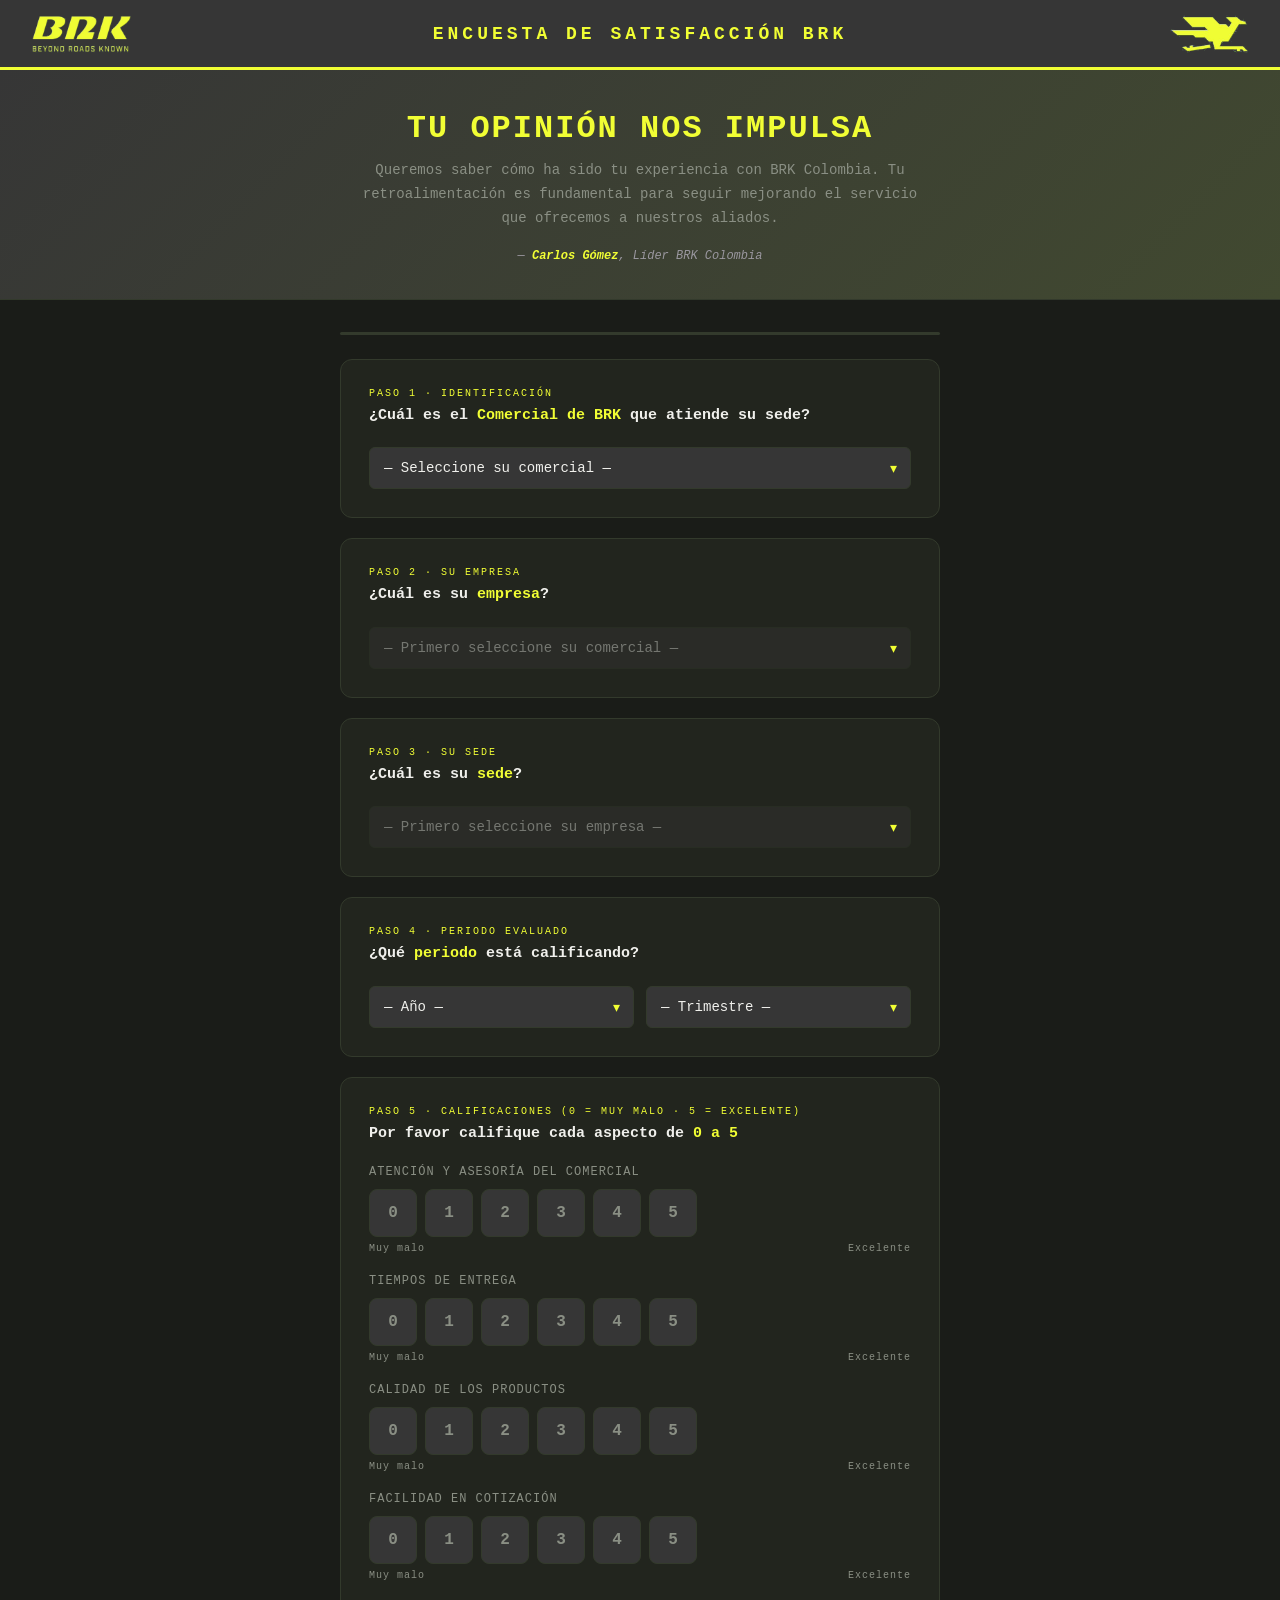
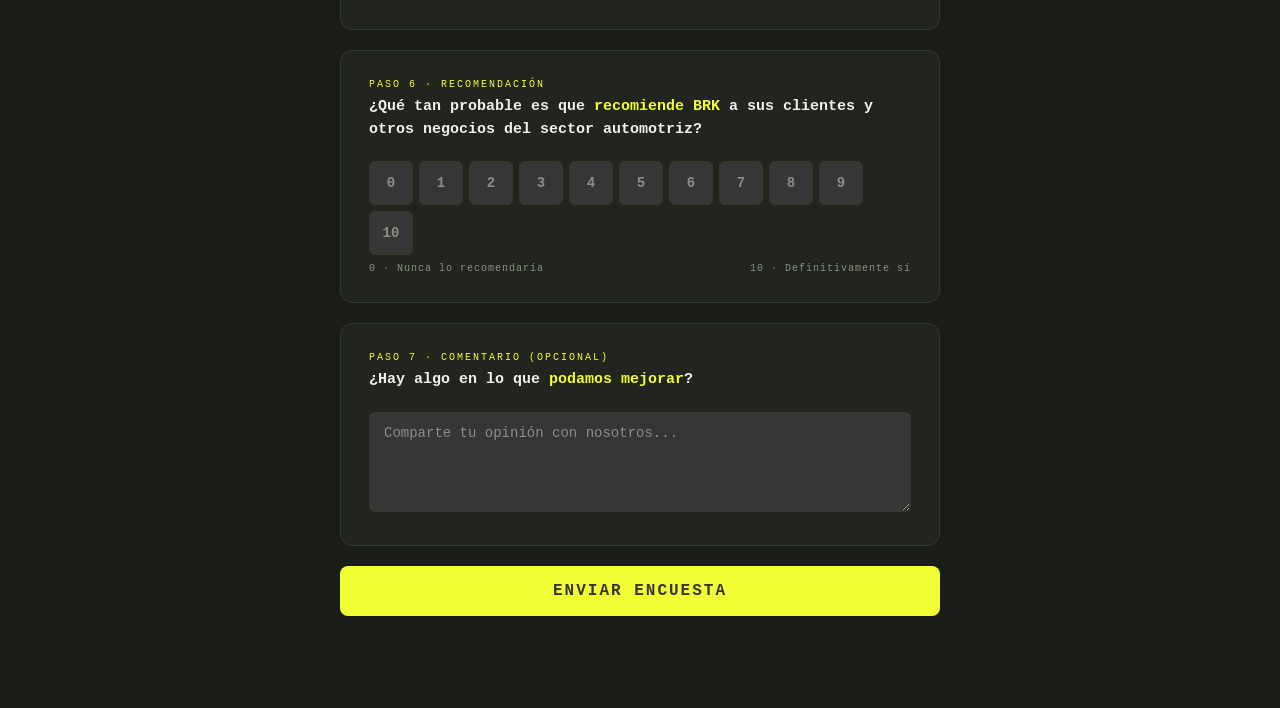
<file: nps.html>
<!DOCTYPE html>
<html lang="es">
<head>
<meta charset="UTF-8">
<meta name="viewport" content="width=device-width, initial-scale=1.0">
<meta name="robots" content="noindex, nofollow">
<title>Encuesta de Satisfacción · BRK Colombia</title>
<meta property="og:title" content="Encuesta de Satisfacción · BRK Colombia">
<meta property="og:description" content="Queremos saber cómo ha sido tu experiencia con BRK Colombia. Tu retroalimentación es fundamental para seguir mejorando el servicio que ofrecemos a nuestros aliados. — Carlos Gómez, Líder BRK Colombia">
<meta property="og:image" content="https://brkdashboard.vercel.app/logos/og_banner.jpg">
<meta property="og:image:width" content="1200">
<meta property="og:image:height" content="630">
<meta property="og:url" content="https://brkdashboard.vercel.app/nps.html">
<meta property="og:type" content="website">
<meta name="twitter:card" content="summary_large_image">
<style>
  :root {
    --neon: #F1FE34;
    --forest: #414930;
    --ash: #363636;
    --dust: #596B63;
    --silver: #9A979F;
    --bg: #1a1c18;
    --card: #22251e;
    --border: #333a2c;
    --text: #f0f0ec;
    --text-dim: #8a8f84;
  }
  * { box-sizing: border-box; margin: 0; padding: 0; }
  body {
    background: var(--bg);
    color: var(--text);
    font-family: 'Courier New', monospace;
    min-height: 100vh;
    padding: 0 0 60px;
  }

  /* HEADER */
  header {
    background: var(--ash);
    border-bottom: 3px solid var(--neon);
    padding: 0 32px;
    height: 70px;
    display: grid;
    grid-template-columns: 1fr auto 1fr;
    align-items: center;
  }
  header .logo-left { display: flex; align-items: center; }
  header .logo-left img { height: 38px; }
  header .titulo-centro {
    font-size: clamp(13px, 2vw, 18px);
    font-weight: 700;
    letter-spacing: 4px;
    text-transform: uppercase;
    color: var(--neon);
    text-align: center;
    white-space: nowrap;
  }
  header .logo-right { display: flex; align-items: center; justify-content: flex-end; }
  header .logo-right img { height: 38px; }

  @media (max-width: 480px) {
    header { padding: 0 12px; height: 56px; }
    header .titulo-centro { font-size: 11px; letter-spacing: 2px; }
    header .logo-left img, header .logo-right img { height: 28px; }
  }

  /* HERO */
  .hero {
    background: linear-gradient(135deg, var(--ash) 0%, var(--forest) 100%);
    padding: 40px 32px 32px;
    text-align: center;
    border-bottom: 1px solid var(--border);
  }
  .hero h1 {
    font-size: clamp(20px, 5vw, 32px);
    color: var(--neon);
    letter-spacing: 2px;
    text-transform: uppercase;
    margin-bottom: 12px;
    font-weight: 700;
  }
  .hero p {
    font-size: 14px;
    color: var(--text-dim);
    max-width: 560px;
    margin: 0 auto;
    line-height: 1.7;
  }
  .hero .firma {
    margin-top: 16px;
    font-size: 12px;
    color: var(--silver);
    font-style: italic;
  }
  .hero .firma strong { color: var(--neon); }

  /* FORM */
  .form-wrap {
    max-width: 640px;
    margin: 32px auto 0;
    padding: 0 20px;
  }

  .step {
    background: var(--card);
    border: 1px solid var(--border);
    border-radius: 12px;
    padding: 28px;
    margin-bottom: 20px;
  }
  .step-label {
    font-size: 10px;
    letter-spacing: 2px;
    text-transform: uppercase;
    color: var(--neon);
    margin-bottom: 6px;
  }
  .step h2 {
    font-size: 15px;
    color: var(--text);
    margin-bottom: 20px;
    line-height: 1.5;
  }
  .step h2 span { color: var(--neon); }

  /* SELECTS */
  select, input[type="text"] {
    width: 100%;
    background: var(--ash);
    color: var(--text);
    border: 1px solid var(--border);
    border-radius: 6px;
    padding: 12px 14px;
    font-family: inherit;
    font-size: 14px;
    appearance: none;
    cursor: pointer;
    transition: border-color .2s;
  }
  select:focus, input[type="text"]:focus {
    outline: none;
    border-color: var(--neon);
  }
  select option { background: var(--ash); }
  .select-wrap { position: relative; }
  .select-wrap::after {
    content: '▾';
    position: absolute;
    right: 14px;
    top: 50%;
    transform: translateY(-50%);
    color: var(--neon);
    pointer-events: none;
    font-size: 14px;
  }

  /* RATING BUTTONS 0-5 */
  .rating-group { margin-bottom: 20px; }
  .rating-label {
    font-size: 12px;
    color: var(--text-dim);
    letter-spacing: 1px;
    text-transform: uppercase;
    margin-bottom: 10px;
    display: block;
  }
  .rating-buttons {
    display: flex;
    gap: 8px;
    flex-wrap: wrap;
  }
  .rating-buttons button {
    width: 48px;
    height: 48px;
    background: var(--ash);
    border: 1px solid var(--border);
    border-radius: 8px;
    color: var(--text-dim);
    font-family: inherit;
    font-size: 16px;
    font-weight: 700;
    cursor: pointer;
    transition: all .15s;
    flex-shrink: 0;
  }
  .rating-buttons button:hover { border-color: var(--neon); color: var(--neon); }
  .rating-buttons button.selected {
    background: var(--neon);
    border-color: var(--neon);
    color: var(--ash);
  }
  .rating-hint {
    display: flex;
    justify-content: space-between;
    font-size: 10px;
    color: var(--text-dim);
    margin-top: 6px;
    letter-spacing: 1px;
  }

  /* NPS BUTTONS 0-10 */
  .nps-buttons {
    display: flex;
    gap: 6px;
    flex-wrap: wrap;
  }
  .nps-buttons button {
    width: 44px;
    height: 44px;
    background: var(--ash);
    border: 1px solid var(--border);
    border-radius: 6px;
    color: var(--text-dim);
    font-family: inherit;
    font-size: 14px;
    font-weight: 700;
    cursor: pointer;
    transition: all .15s;
    flex-shrink: 0;
  }
  .nps-buttons button:hover { border-color: var(--neon); color: var(--neon); }
  .nps-buttons button.selected-d { background: #ff6b6b; border-color: #ff6b6b; color: #fff; }
  .nps-buttons button.selected-n { background: #ff9f43; border-color: #ff9f43; color: #fff; }
  .nps-buttons button.selected-p { background: #4ade80; border-color: #4ade80; color: #1a1a1a; }

  /* TEXTAREA */
  textarea {
    width: 100%;
    background: var(--ash);
    color: var(--text);
    border: 1px solid var(--border);
    border-radius: 6px;
    padding: 12px 14px;
    font-family: inherit;
    font-size: 14px;
    resize: vertical;
    min-height: 100px;
    transition: border-color .2s;
  }
  textarea:focus { outline: none; border-color: var(--neon); }
  textarea::placeholder { color: var(--text-dim); }

  /* BOTÓN ENVIAR */
  .btn-enviar {
    width: 100%;
    padding: 16px;
    background: var(--neon);
    color: var(--ash);
    border: none;
    border-radius: 8px;
    font-family: inherit;
    font-size: 16px;
    font-weight: 700;
    letter-spacing: 2px;
    text-transform: uppercase;
    cursor: pointer;
    transition: opacity .2s;
  }
  .btn-enviar:hover { opacity: .9; }
  .btn-enviar:disabled { opacity: .4; cursor: not-allowed; }

  /* ESTADO */
  #form-estado {
    margin-top: 12px;
    text-align: center;
    font-size: 13px;
    min-height: 20px;
  }

  /* GRACIAS */
  #pantalla-gracias {
    display: none;
    text-align: center;
    padding: 60px 32px;
    max-width: 560px;
    margin: 0 auto;
  }
  #pantalla-gracias .check {
    font-size: 64px;
    margin-bottom: 24px;
  }
  #pantalla-gracias h2 {
    font-size: 24px;
    color: var(--neon);
    text-transform: uppercase;
    letter-spacing: 2px;
    margin-bottom: 16px;
  }
  #pantalla-gracias p {
    color: var(--text-dim);
    font-size: 14px;
    line-height: 1.7;
  }

  /* PROGRESS */
  .progress-bar {
    height: 3px;
    background: var(--border);
    border-radius: 3px;
    margin-bottom: 24px;
    overflow: hidden;
  }
  .progress-fill {
    height: 100%;
    background: var(--neon);
    border-radius: 3px;
    transition: width .3s;
  }

  .disabled-select {
    opacity: .4;
    pointer-events: none;
  }

  @media (max-width: 480px) {
    header { padding: 14px 16px; }
    .step { padding: 20px 16px; }
    .form-wrap { padding: 0 12px; }
    .rating-buttons button { width: 42px; height: 42px; font-size: 14px; }
    .nps-buttons button { width: 38px; height: 38px; font-size: 13px; }
  }
</style>
</head>
<body>

<header>
  <div class="logo-left">
    <img src="logos/BRK_logo_11.png" alt="BRK" onerror="this.style.display='none'">
  </div>
  <div class="titulo-centro">ENCUESTA DE SATISFACCIÓN BRK</div>
  <div class="logo-right">
    <img src="logos/BRK_logo_31.png" alt="Roadrunner" onerror="this.style.display='none'">
  </div>
</header>

<div class="hero">
  <h1>Tu opinión nos impulsa</h1>
  <p>
    Queremos saber cómo ha sido tu experiencia con BRK Colombia. Tu retroalimentación es fundamental para seguir mejorando el servicio que ofrecemos a nuestros aliados.
  </p>
  <p class="firma">— <strong>Carlos Gómez</strong>, Líder BRK Colombia</p>
</div>

<div class="form-wrap">
  <div class="progress-bar"><div class="progress-fill" id="progress" style="width:0%"></div></div>

  <form id="npsForm">

    <!-- PASO 1: Identificación -->
    <div class="step">
      <div class="step-label">Paso 1 · Identificación</div>
      <h2>¿Cuál es el <span>Comercial de BRK</span> que atiende su sede?</h2>
      <div class="select-wrap">
        <select id="sel-kam">
          <option value="">— Seleccione su comercial —</option>
        </select>
      </div>
    </div>

    <div class="step" id="step-empresa">
      <div class="step-label">Paso 2 · Su empresa</div>
      <h2>¿Cuál es su <span>empresa</span>?</h2>
      <div class="select-wrap">
        <select id="sel-empresa" class="disabled-select">
          <option value="">— Primero seleccione su comercial —</option>
        </select>
      </div>
    </div>

    <div class="step" id="step-sede">
      <div class="step-label">Paso 3 · Su sede</div>
      <h2>¿Cuál es su <span>sede</span>?</h2>
      <div class="select-wrap">
        <select id="sel-sede" class="disabled-select">
          <option value="">— Primero seleccione su empresa —</option>
        </select>
      </div>
    </div>

    <!-- PASO 4: Periodo -->
    <div class="step">
      <div class="step-label">Paso 4 · Periodo evaluado</div>
      <h2>¿Qué <span>periodo</span> está calificando?</h2>
      <div style="display:grid;grid-template-columns:1fr 1fr;gap:12px;">
        <div class="select-wrap">
          <select id="sel-anio">
            <option value="">— Año —</option>
            <option value="2024">2024</option>
            <option value="2025">2025</option>
            <option value="2026">2026</option>
          </select>
        </div>
        <div class="select-wrap">
          <select id="sel-trimestre">
            <option value="">— Trimestre —</option>
            <option value="1">Q1 · Ene, Feb, Mar</option>
            <option value="2">Q2 · Abr, May, Jun</option>
            <option value="3">Q3 · Jul, Ago, Sep</option>
            <option value="4">Q4 · Oct, Nov, Dic</option>
          </select>
        </div>
      </div>
    </div>

    <!-- PASO 5: Calificaciones -->
    <div class="step">
      <div class="step-label">Paso 5 · Calificaciones (0 = Muy malo · 5 = Excelente)</div>
      <h2>Por favor califique cada aspecto de <span>0 a 5</span></h2>

      <div class="rating-group">
        <span class="rating-label">Atención y asesoría del Comercial</span>
        <div class="rating-buttons" id="rating-atencion">
          <button type="button" data-val="0">0</button>
          <button type="button" data-val="1">1</button>
          <button type="button" data-val="2">2</button>
          <button type="button" data-val="3">3</button>
          <button type="button" data-val="4">4</button>
          <button type="button" data-val="5">5</button>
        </div>
        <div class="rating-hint"><span>Muy malo</span><span>Excelente</span></div>
      </div>

      <div class="rating-group">
        <span class="rating-label">Tiempos de entrega</span>
        <div class="rating-buttons" id="rating-tiempos">
          <button type="button" data-val="0">0</button>
          <button type="button" data-val="1">1</button>
          <button type="button" data-val="2">2</button>
          <button type="button" data-val="3">3</button>
          <button type="button" data-val="4">4</button>
          <button type="button" data-val="5">5</button>
        </div>
        <div class="rating-hint"><span>Muy malo</span><span>Excelente</span></div>
      </div>

      <div class="rating-group">
        <span class="rating-label">Calidad de los productos</span>
        <div class="rating-buttons" id="rating-calidad">
          <button type="button" data-val="0">0</button>
          <button type="button" data-val="1">1</button>
          <button type="button" data-val="2">2</button>
          <button type="button" data-val="3">3</button>
          <button type="button" data-val="4">4</button>
          <button type="button" data-val="5">5</button>
        </div>
        <div class="rating-hint"><span>Muy malo</span><span>Excelente</span></div>
      </div>

      <div class="rating-group">
        <span class="rating-label">Facilidad en cotización</span>
        <div class="rating-buttons" id="rating-cotizacion">
          <button type="button" data-val="0">0</button>
          <button type="button" data-val="1">1</button>
          <button type="button" data-val="2">2</button>
          <button type="button" data-val="3">3</button>
          <button type="button" data-val="4">4</button>
          <button type="button" data-val="5">5</button>
        </div>
        <div class="rating-hint"><span>Muy malo</span><span>Excelente</span></div>
      </div>
    </div>

    <!-- PASO 6: NPS -->
    <div class="step">
      <div class="step-label">Paso 6 · Recomendación</div>
      <h2>¿Qué tan probable es que <span>recomiende BRK</span> a sus clientes y otros negocios del sector automotriz?</h2>
      <div class="nps-buttons" id="rating-nps">
        <button type="button" data-val="0">0</button>
        <button type="button" data-val="1">1</button>
        <button type="button" data-val="2">2</button>
        <button type="button" data-val="3">3</button>
        <button type="button" data-val="4">4</button>
        <button type="button" data-val="5">5</button>
        <button type="button" data-val="6">6</button>
        <button type="button" data-val="7">7</button>
        <button type="button" data-val="8">8</button>
        <button type="button" data-val="9">9</button>
        <button type="button" data-val="10">10</button>
      </div>
      <div class="rating-hint" style="margin-top:8px;">
        <span>0 · Nunca lo recomendaría</span>
        <span>10 · Definitivamente sí</span>
      </div>
    </div>

    <!-- PASO 7: Comentario -->
    <div class="step">
      <div class="step-label">Paso 7 · Comentario (opcional)</div>
      <h2>¿Hay algo en lo que <span>podamos mejorar</span>?</h2>
      <textarea id="comentario" placeholder="Comparte tu opinión con nosotros..."></textarea>
    </div>

    <button type="submit" class="btn-enviar" id="btn-enviar">Enviar encuesta</button>
    <div id="form-estado"></div>

  </form>

  <div id="pantalla-gracias">
    <div class="check">✓</div>
    <h2>¡Gracias por tu respuesta!</h2>
    <p>
      Tu opinión es muy valiosa para el equipo BRK Colombia. Trabajamos cada día para ofrecerte un servicio de excelencia.<br><br>
      — <strong style="color:var(--neon);">Carlos Gómez</strong>, Líder BRK Colombia
    </p>
  </div>
</div>

<script>
const SUPABASE_URL = 'https://ytgziytuldsqhymqjyig.supabase.co';
const SUPABASE_ANON_KEY = 'eyJhbGciOiJIUzI1NiIsInR5cCI6IkpXVCJ9.eyJpc3MiOiJzdXBhYmFzZSIsInJlZiI6Inl0Z3ppeXR1bGRzcWh5bXFqeWlnIiwicm9sZSI6ImFub24iLCJpYXQiOjE3ODIyMjA4ODAsImV4cCI6MjA5Nzc5Njg4MH0.z4KapPX5bGEXRmS-Ntky0XmYZz45s5j1DpBuPgE_PIU';

async function rpc(fn, params) {
  const r = await fetch(`${SUPABASE_URL}/rest/v1/rpc/${fn}`, {
    method: 'POST',
    headers: { 'Content-Type': 'application/json', 'apikey': SUPABASE_ANON_KEY, 'Authorization': `Bearer ${SUPABASE_ANON_KEY}` },
    body: JSON.stringify(params)
  });
  return r.json();
}

// Estado del formulario
const state = { kam: null, empresa: null, sede: null, anio: null, trimestre: null, atencion: null, tiempos: null, calidad: null, cotizacion: null, nps: null };
let catalogo = [];

// Cargar catálogo
async function cargarCatalogo() {
  const r = await rpc('dash_nps_catalogo', {});
  if (r.ok) catalogo = r.catalogo || [];
  poblarKams();
}

function poblarKams() {
  const kams = [...new Set(catalogo.map(c => c.kam))].sort();
  const sel = document.getElementById('sel-kam');
  sel.innerHTML = '<option value="">— Seleccione su comercial —</option>';
  kams.forEach(k => sel.innerHTML += `<option value="${k}">${formatNombre(k)}</option>`);
}

function formatNombre(s) {
  return s.split(' ').map(w => w.charAt(0) + w.slice(1).toLowerCase()).join(' ');
}

document.getElementById('sel-kam').addEventListener('change', function() {
  state.kam = this.value || null;
  state.empresa = null; state.sede = null;
  const selEmpresa = document.getElementById('sel-empresa');
  const selSede = document.getElementById('sel-sede');

  if (state.kam) {
    const empresas = [...new Set(catalogo.filter(c => c.kam === state.kam).map(c => c.empresa))].sort();
    selEmpresa.innerHTML = '<option value="">— Seleccione su empresa —</option>';
    empresas.forEach(e => selEmpresa.innerHTML += `<option value="${e}">${formatNombre(e)}</option>`);
    selEmpresa.classList.remove('disabled-select');
  } else {
    selEmpresa.innerHTML = '<option value="">— Primero seleccione su comercial —</option>';
    selEmpresa.classList.add('disabled-select');
  }
  selSede.innerHTML = '<option value="">— Primero seleccione su empresa —</option>';
  selSede.classList.add('disabled-select');
  actualizarProgress();
});

document.getElementById('sel-empresa').addEventListener('change', function() {
  state.empresa = this.value || null;
  state.sede = null;
  const selSede = document.getElementById('sel-sede');

  if (state.empresa) {
    const sedes = catalogo.filter(c => c.kam === state.kam && c.empresa === state.empresa).map(c => c.sede).sort();
    selSede.innerHTML = '<option value="">— Seleccione su sede —</option>';
    sedes.forEach(s => selSede.innerHTML += `<option value="${s}">${s}</option>`);
    selSede.classList.remove('disabled-select');
  } else {
    selSede.innerHTML = '<option value="">— Primero seleccione su empresa —</option>';
    selSede.classList.add('disabled-select');
  }
  actualizarProgress();
});

document.getElementById('sel-sede').addEventListener('change', function() {
  state.sede = this.value || null;
  actualizarProgress();
});

document.getElementById('sel-anio').addEventListener('change', function() {
  state.anio = this.value ? parseInt(this.value) : null;
  actualizarProgress();
});

document.getElementById('sel-trimestre').addEventListener('change', function() {
  state.trimestre = this.value ? parseInt(this.value) : null;
  actualizarProgress();
});

// Rating buttons
function initRating(groupId, stateKey, isNps) {
  const grp = document.getElementById(groupId);
  grp.querySelectorAll('button').forEach(btn => {
    btn.addEventListener('click', () => {
      const val = parseInt(btn.dataset.val);
      state[stateKey] = val;
      grp.querySelectorAll('button').forEach(b => {
        b.classList.remove('selected','selected-d','selected-n','selected-p');
        if (isNps) {
          const v = parseInt(b.dataset.val);
          if (v <= val) {
            b.classList.add(v <= 6 ? 'selected-d' : v <= 8 ? 'selected-n' : 'selected-p');
          }
        }
      });
      if (!isNps) btn.classList.add('selected');
      actualizarProgress();
    });
  });
}

initRating('rating-atencion', 'atencion', false);
initRating('rating-tiempos', 'tiempos', false);
initRating('rating-calidad', 'calidad', false);
initRating('rating-cotizacion', 'cotizacion', false);
initRating('rating-nps', 'nps', true);

function actualizarProgress() {
  const campos = ['kam','empresa','sede','anio','trimestre','atencion','tiempos','calidad','cotizacion','nps'];
  const llenos = campos.filter(k => state[k] !== null).length;
  document.getElementById('progress').style.width = (llenos / campos.length * 100) + '%';
}

// Envío
document.getElementById('npsForm').addEventListener('submit', async (e) => {
  e.preventDefault();
  const campos = ['kam','empresa','sede','anio','trimestre','atencion','tiempos','calidad','cotizacion','nps'];
  const faltantes = campos.filter(k => state[k] === null);
  const estado = document.getElementById('form-estado');

  if (faltantes.length) {
    estado.innerHTML = `<span style="color:#ff6b6b;">Por favor completa todos los campos obligatorios.</span>`;
    return;
  }

  const btn = document.getElementById('btn-enviar');
  btn.disabled = true;
  btn.textContent = 'Enviando...';
  estado.textContent = '';

  const r = await rpc('dash_nps_guardar', {
    p_anio: state.anio, p_trimestre: state.trimestre,
    p_kam: state.kam, p_empresa: state.empresa, p_sede: state.sede,
    p_atencion: state.atencion, p_tiempos: state.tiempos,
    p_calidad: state.calidad, p_cotizacion: state.cotizacion,
    p_nps_score: state.nps,
    p_comentario: document.getElementById('comentario').value || null
  });

  if (r.ok) {
    document.getElementById('npsForm').style.display = 'none';
    document.getElementById('pantalla-gracias').style.display = 'block';
    document.querySelector('.progress-bar').style.display = 'none';
    document.getElementById('progress').style.width = '100%';
  } else {
    btn.disabled = false;
    btn.textContent = 'Enviar encuesta';
    estado.innerHTML = `<span style="color:#ff6b6b;">Error: ${r.error || 'Intenta de nuevo.'}</span>`;
  }
});

cargarCatalogo();
</script>
</body>
</html>
</file>
